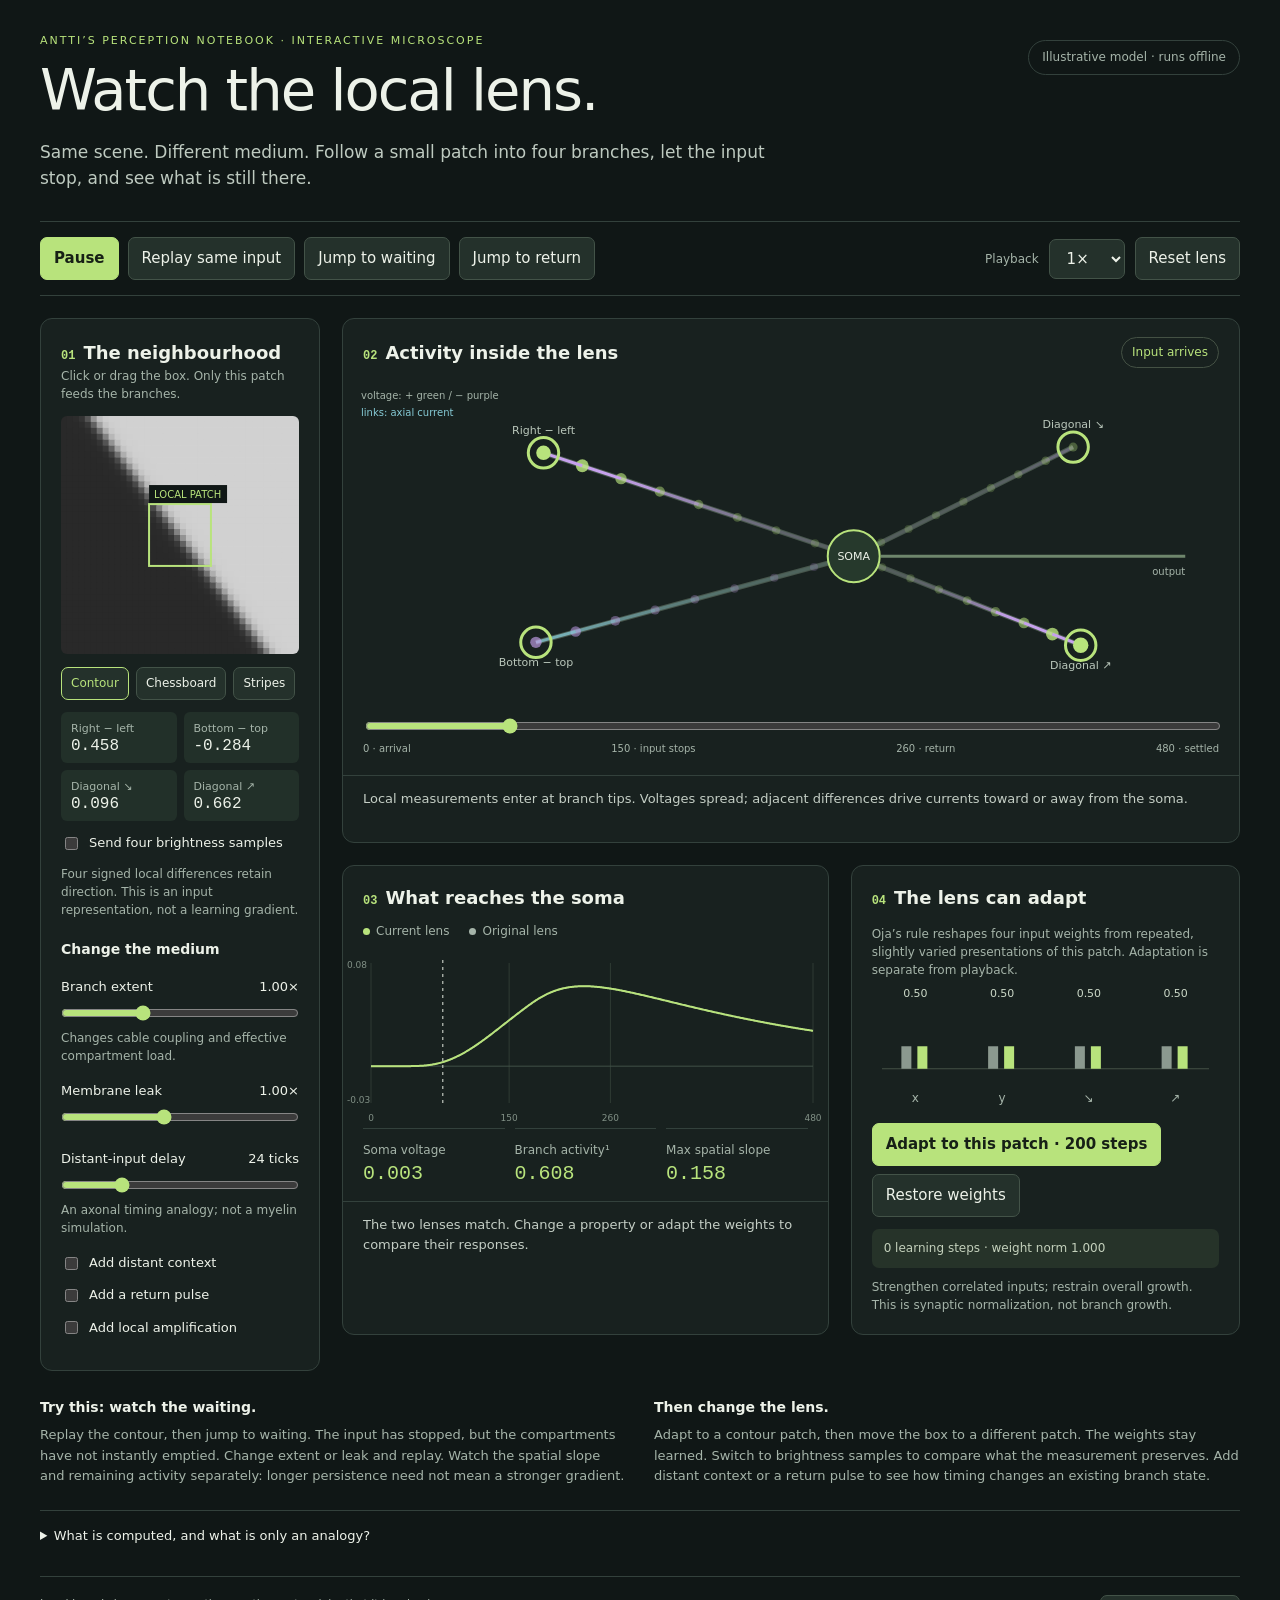
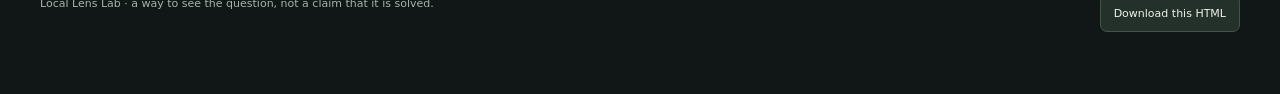
<file: demos/local-lens-lab.html>
<!doctype html>
<html lang="en">
<head>
<meta charset="utf-8"><meta name="viewport" content="width=device-width, initial-scale=1">
<meta name="description" content="A small interactive microscope for local inputs, dendritic waiting, and adaptive lenses.">
<title>Local Lens Lab · Antti</title>
<style>
:root{color-scheme:dark;--bg:#101716;--panel:#18211f;--line:#33413c;--ink:#edf2e9;--muted:#a5b4a9;--green:#b8e37c;--blue:#86cbd6;--purple:#c6a1ed;--orange:#edb77f}*{box-sizing:border-box}body{margin:0;background:var(--bg);color:var(--ink);font:15px/1.55 system-ui,sans-serif}main{max-width:1440px;padding:32px 40px 60px;margin:auto}button,select,input{font:inherit}button,select{color:var(--ink);background:#24312b;border:1px solid #435348;border-radius:7px;padding:9px 13px}button{cursor:pointer}button:hover{border-color:var(--green);background:#314035}button.primary{background:var(--green);color:#172016;border-color:var(--green);font-weight:650}button:focus-visible,input:focus-visible,select:focus-visible,a:focus-visible{outline:3px solid var(--blue);outline-offset:3px}a{color:var(--blue)}h1,h2,h3,p{margin:0}h1{font-size:clamp(32px,4.5vw,61px);font-weight:450;line-height:1.12;letter-spacing:-2px;margin:10px 0 15px}h2{font-size:18px;font-weight:550}h3{font-size:14px;font-weight:600}.eyebrow{color:var(--green);font-size:11px;letter-spacing:2px;text-transform:uppercase}.intro{max-width:770px;color:#becac0;font-size:17px}.header{display:flex;justify-content:space-between;gap:30px;align-items:flex-start;margin-bottom:30px}.badge{white-space:nowrap;border:1px solid var(--line);border-radius:30px;padding:7px 13px;color:var(--muted);font-size:12px;margin-top:8px}.toolbar{display:flex;align-items:center;flex-wrap:wrap;gap:9px;padding:15px 0;border-top:1px solid var(--line);border-bottom:1px solid var(--line)}.toolbar .right{margin-left:auto;display:flex;gap:10px;align-items:center}.small{font-size:12px;color:var(--muted)}.stage{display:grid;grid-template-columns:280px 1fr;gap:22px;margin-top:22px}.card{border:1px solid var(--line);border-radius:12px;background:var(--panel);overflow:hidden}.pad{padding:20px}.cardhead{display:flex;justify-content:space-between;gap:10px;align-items:center;padding:18px 20px 8px}.number{font-family:monospace;font-size:12px;color:var(--green);margin-right:8px}canvas{display:block;width:100%}.scene{width:100%;aspect-ratio:1;cursor:crosshair;border-radius:6px;touch-action:none;margin:13px 0}.controls{margin-top:20px}.control{margin:16px 0}.control label{display:flex;justify-content:space-between;gap:10px;font-size:13px}.control input[type=range]{width:100%;accent-color:var(--green);margin:8px 0}.hint{font-size:12px;color:var(--muted);line-height:1.5}.features{display:grid;grid-template-columns:1fr 1fr;gap:7px;margin-top:12px}.feature{padding:8px 10px;border-radius:6px;background:#223029;font-size:11px;color:var(--muted)}.feature b{display:block;color:var(--ink);font:16px monospace}.network{height:340px}.phase{font-size:12px;border:1px solid #445144;border-radius:20px;padding:5px 10px;color:var(--green)}.timeline{padding:0 20px 18px}.timeline input{width:100%;accent-color:var(--green)}.ticks{display:flex;justify-content:space-between;font-size:10px;color:var(--muted)}.explanation{min-height:67px;border-top:1px solid var(--line);padding:13px 20px;color:#c4cec5;font-size:13px}.lower{display:grid;grid-template-columns:1.25fr 1fr;gap:22px;margin-top:22px}.chart{height:180px}.legend{display:flex;gap:20px;font-size:12px;color:var(--muted);padding:2px 20px 8px}.dot{display:inline-block;width:7px;height:7px;border-radius:50%;background:var(--green);margin-right:6px}.dot.base{background:var(--muted)}.dot.purple{background:var(--purple)}.readouts{display:grid;grid-template-columns:repeat(3,1fr);gap:10px;padding:0 20px 16px}.readout{border-top:1px solid var(--line);padding-top:9px}.readout b{display:block;font:20px monospace;color:var(--green)}.weights{height:132px}.check{display:flex;gap:8px;align-items:center;font-size:13px;margin:12px 0}.check input{accent-color:var(--green)}.weightactions{display:flex;gap:8px;flex-wrap:wrap;margin:12px 0}.notice{padding:10px 12px;background:#263329;border-radius:7px;font-size:12px;color:#c4d1bc}.bottom{margin-top:26px;display:grid;grid-template-columns:1fr 1fr;gap:28px;color:var(--muted);font-size:13px}.bottom h3{color:var(--ink);margin-bottom:7px}details{border-top:1px solid var(--line);margin-top:24px;padding-top:15px;font-size:13px;color:var(--muted)}summary{cursor:pointer;color:var(--ink)}details p{margin:12px 0}code{color:var(--green);font-size:12px}.footer{margin-top:30px;padding-top:18px;border-top:1px solid var(--line);display:flex;justify-content:space-between;gap:20px;font-size:11px;color:var(--muted)}.modebuttons{display:flex;gap:7px;margin-top:13px}.modebuttons button{padding:6px 9px;font-size:12px}.selected{border-color:var(--green);color:var(--green)}.branchpick{padding:5px 8px;font-size:12px}.hide{display:none!important}@media(max-width:950px){main{padding:25px 20px}.stage{grid-template-columns:230px 1fr}.lower{grid-template-columns:1fr}.network{height:320px}}@media(max-width:650px){main{padding:22px 14px}h1{letter-spacing:-1px}.header{display:block}.badge{display:inline-block;margin-top:15px}.stage{grid-template-columns:1fr}.scene{max-width:280px;margin:12px auto}.network{height:310px}.bottom{grid-template-columns:1fr}.toolbar .right{margin-left:0;width:100%}.readout b{font-size:16px}.cardhead{padding:15px 14px 8px}.footer{display:block}.pad{padding:16px}}
</style>
</head>
<body><main>
<header class="header"><div><div class="eyebrow">Antti’s perception notebook · interactive microscope</div><h1>Watch the local lens.</h1><p class="intro">Same scene. Different medium. Follow a small patch into four branches, let the input stop, and see what is still there.</p></div><span class="badge">Illustrative model · runs offline</span></header>
<div class="toolbar"><button id="play" class="primary">Pause</button><button id="replay">Replay same input</button><button id="waiting">Jump to waiting</button><button id="probe">Jump to return</button><div class="right"><label class="small" for="speed">Playback</label><select id="speed"><option value="0.5">½×</option><option value="1" selected>1×</option><option value="2">2×</option></select><button id="reset">Reset lens</button></div></div>
<div class="stage">
<aside class="card pad"><h2><span class="number">01</span>The neighbourhood</h2><p class="hint">Click or drag the box. Only this patch feeds the branches.</p><canvas id="scene" class="scene" tabindex="0" role="application" aria-label="Input scene with a movable local patch. Use arrow keys to move the patch."></canvas><div class="modebuttons"><button data-scene="diagonal" class="selected">Contour</button><button data-scene="checker">Chessboard</button><button data-scene="bars">Stripes</button></div><div class="features" id="features"></div><label class="check"><input type="checkbox" id="brightness"> Send four brightness samples</label><p class="hint" id="inputhint">Four signed local differences retain direction. This is an input representation, not a learning gradient.</p><div class="controls"><h3>Change the medium</h3><div class="control"><label for="length">Branch extent <output id="lengthval">1.00×</output></label><input id="length" type="range" min="0.6" max="1.8" step="0.05" value="1"><p class="hint">Changes cable coupling and effective compartment load.</p></div><div class="control"><label for="leak">Membrane leak <output id="leakval">1.00×</output></label><input id="leak" type="range" min="0.25" max="2" step="0.05" value="1"></div><div class="control"><label for="delay">Distant-input delay <output id="delayval">24 ticks</output></label><input id="delay" type="range" min="0" max="100" step="1" value="24"><p class="hint">An axonal timing analogy; not a myelin simulation.</p></div><label class="check"><input type="checkbox" id="context"> Add distant context</label><label class="check"><input type="checkbox" id="return"> Add a return pulse</label><label class="check"><input type="checkbox" id="active"> Add local amplification</label></div></aside>
<div><section class="card"><div class="cardhead"><h2><span class="number">02</span>Activity inside the lens</h2><span id="phase" class="phase">Input arrives</span></div><canvas id="network" class="network" aria-label="Four dendritic cables converging on a soma"></canvas><div class="timeline"><input id="time" type="range" min="0" max="480" value="0" aria-label="Simulation time"><div class="ticks"><span>0 · arrival</span><span>150 · input stops</span><span>260 · return</span><span>480 · settled</span></div></div><div class="explanation" id="explanation" aria-live="polite"></div></section><div class="lower"><section class="card"><div class="cardhead"><h2><span class="number">03</span>What reaches the soma</h2></div><div class="legend"><span><i class="dot"></i>Current lens</span><span><i class="dot base"></i>Original lens</span></div><canvas id="chart" class="chart" aria-label="Soma voltage traces for original and current lenses"></canvas><div class="readouts"><div class="readout"><span class="small">Soma voltage</span><b id="somaval">0.000</b></div><div class="readout"><span class="small">Branch activity¹</span><b id="energyval">0.000</b></div><div class="readout"><span class="small">Max spatial slope</span><b id="gradval">0.000</b></div></div><div class="explanation" id="comparison">The two lenses currently match.</div></section><section class="card"><div class="cardhead"><h2><span class="number">04</span>The lens can adapt</h2></div><div class="pad" style="padding-top:5px"><p class="hint">Oja’s rule reshapes four input weights from repeated, slightly varied presentations of this patch. Adaptation is separate from playback.</p><canvas id="weights" class="weights" aria-label="Original and current synaptic weights"></canvas><div class="weightactions"><button id="learn" class="primary">Adapt to this patch · 200 steps</button><button id="undo">Restore weights</button></div><div class="notice" id="learnstatus">0 learning steps · weight norm 1.000</div><p class="hint" style="margin-top:10px">Strengthen correlated inputs; restrain overall growth. This is synaptic normalization, not branch growth.</p></div></section></div></div></div>
<div class="bottom"><div><h3>Try this: watch the waiting.</h3><p>Replay the contour, then jump to waiting. The input has stopped, but the compartments have not instantly emptied. Change extent or leak and replay. Watch the spatial slope and remaining activity separately: longer persistence need not mean a stronger gradient.</p></div><div><h3>Then change the lens.</h3><p>Adapt to a contour patch, then move the box to a different patch. The weights stay learned. Switch to brightness samples to compare what the measurement preserves. Add distant context or a return pulse to see how timing changes an existing branch state.</p></div></div>
<details><summary>What is computed, and what is only an analogy?</summary><p>This is a deterministic, dimensionless toy cable with four branches of eight compartments and one soma. Adjacent voltage differences drive axial current. Each compartment leaks and stores activity; the soma integrates branch currents. Input is applied near branch tips from ticks 20–150, with different arrival times. The optional return is an externally scheduled somatic pulse at tick 260, not a spontaneous action potential. Optional context arrives locally at tick 100 plus the selected delay. Optional amplification adds a saturating, voltage-dependent current; it is not a calibrated ion-channel model.</p><p>The current lens and original lens receive the same patch and optional interventions. The original retains unit extent, unit leak, a 24-tick context delay, and uniform weights. Changing a control recomputes both complete trajectories from rest. The grey trace therefore isolates changes to lens properties; it is not an unpulsed control.</p><p>Extent scales axial conductance inversely and effective compartment capacitance directly. It is a coarse geometry proxy with fixed compartment count, not a model of dendritic growth. There is no molecular or lipid-zone simulation.</p><p>Oja update: <code>y = w · x; Δw = η(yx − y²w)</code>, with η = 0.015 and deterministic, small input variations. It acts on weights; the electrical relaxation acts on voltages. Neither the input image differences nor cable currents have been shown here to equal an objective’s learning gradient. Learning uses the current four patch measurements, without labels.</p><p>¹ Branch activity is the sum of squared compartment voltages, an activity proxy, not a physical energy measurement. The spatial slope is the largest absolute adjacent voltage difference divided by compartment spacing. All values and time units are illustrative. No recognition, prediction, or biological validity benchmark is claimed.</p><p>References: <a href="https://neurophysics.ucsd.edu/courses/physics_171/Oja_1982.pdf" target="_blank" rel="noreferrer">Oja (1982)</a> · <a href="https://www.nature.com/articles/nature14251" target="_blank" rel="noreferrer">Branch-specific calcium and plasticity (2015)</a> · <a href="https://www.nature.com/articles/s41586-026-11050-0" target="_blank" rel="noreferrer">Mouse lipid atlas (2026)</a> · <a href="https://github.com/anttiluode/SihtiImageModel" target="_blank" rel="noreferrer">Sihti patch-memory experiments</a>.</p></details>
<footer class="footer"><span>Local Lens Lab · a way to see the question, not a claim that it is solved.</span><button id="download">Download this HTML</button></footer>
</main>
<script>
'use strict';
const $=id=>document.getElementById(id), N=8,T=480,initial=[.5,.5,.5,.5];
const state={scene:'diagonal',px:.5,py:.5,weights:initial.slice(),steps:0,t:0,playing:true,speed:1,length:1,leak:1,delay:24,context:false,return:false,active:false,brightness:false};
let features=[],current=[],baseline=[],last=0,acc=0;
const clamp=(x,a,b)=>Math.max(a,Math.min(b,x));
function pixel(x,y){if(state.scene==='checker')return ((Math.floor(x*8)+Math.floor(y*8))%2)?.9:.1;if(state.scene==='bars')return .5+.42*Math.sin(2*Math.PI*(x*5+.12*Math.sin(y*7)));return .12+.76/(1+Math.exp(-65*(x-.75*y-.12)));}
function sample(){const r=.13, values=[];for(let j=0;j<12;j++)for(let i=0;i<12;i++)values.push(pixel(state.px+(i/11-.5)*2*r,state.py+(j/11-.5)*2*r));let left=0,right=0,up=0,down=0,diag=0,anti=0;for(let j=0;j<12;j++)for(let i=0;i<12;i++){let v=values[j*12+i];if(i<6)left+=v;else right+=v;if(j<6)up+=v;else down+=v;diag+=v*(i+j>11?1:i+j<11?-1:0);anti+=v*(i>j?1:i<j?-1:0);}return state.brightness?[left/72,right/72,up/72,down/72]:[(right-left)/72,(down-up)/72,diag/66,anti/66];}
function simulate(cfg,weights){let v=Array(4*N+1).fill(0),out=[];const soma=4*N,dt=.12,g=1.2/cfg.length,cap=cfg.length,gleak=.035*cfg.leak;for(let t=0;t<=T;t++){out.push(v.slice());let dv=v.map((x,i)=>-x*(i===soma?.045:gleak));for(let b=0;b<4;b++){for(let j=0;j<N;j++){let k=b*N+j,near=j===0?soma:k-1,flow=g*(v[near]-v[k]);dv[k]+=flow;dv[near]-=flow;}let on=t>=20+5*b&&t<150;let drive=on?features[b]*weights[b]*.9*(.8+.2*Math.sin((t-20)*.07+b)):0;dv[b*N+N-1]+=drive;if(cfg.context){const a=t-100-cfg.delay;dv[b*N+5]+=.16*(b%2?-.6:1)*Math.exp(-a*a/160);}if(cfg.active)for(let j=2;j<N;j++){let k=b*N+j;dv[k]+=.11*Math.tanh(v[k]*5)*Math.pow(Math.abs(v[k])/(.22+Math.abs(v[k])),2);}}
if(cfg.return)dv[soma]+=.9*Math.exp(-Math.pow((t-260)/4,2));v=v.map((x,i)=>x+dt*dv[i]/(i===soma?2.5:cap));}return out;}
function recompute(){features=sample();current=simulate(state,state.weights);baseline=simulate({...state,length:1,leak:1,delay:24},initial);$('features').innerHTML=features.map((v,i)=>'<div class="feature">'+(state.brightness?['Left brightness','Right brightness','Top brightness','Bottom brightness'][i]:['Right − left','Bottom − top','Diagonal ↘','Diagonal ↗'][i])+'<b>'+v.toFixed(3)+'</b></div>').join('');$('lengthval').textContent=state.length.toFixed(2)+'×';$('leakval').textContent=state.leak.toFixed(2)+'×';$('delayval').textContent=state.delay+' ticks';$('learnstatus').textContent=state.steps+' learning steps · weight norm '+Math.hypot(...state.weights).toFixed(3);$('inputhint').textContent=state.brightness?'Four region averages retain brightness. Compare the resulting branch state with signed differences.':'Four signed local differences retain direction. This is an input representation, not a learning gradient.';draw();}
function ctx(id){const c=$(id),dpr=window.devicePixelRatio||1,w=c.clientWidth,h=c.clientHeight;if(c.width!==Math.round(w*dpr)||c.height!==Math.round(h*dpr)){c.width=Math.round(w*dpr);c.height=Math.round(h*dpr);}const x=c.getContext('2d');x.setTransform(dpr,0,0,dpr,0,0);x.clearRect(0,0,w,h);return[x,w,h];}
function line(c,pts,color,width=1,dash=[]){c.beginPath();c.strokeStyle=color;c.lineWidth=width;c.setLineDash(dash);pts.forEach((p,i)=>i?c.lineTo(...p):c.moveTo(...p));c.stroke();c.setLineDash([]);}
function text(c,s,x,y,color='#a5b4a9',size=11,align='left'){c.fillStyle=color;c.font=size+'px system-ui';c.textAlign=align;c.fillText(s,x,y);}
function drawScene(){const[c,w,h]=ctx('scene'),m=40;for(let y=0;y<m;y++)for(let x=0;x<m;x++){const v=Math.round(pixel((x+.5)/m,(y+.5)/m)*220+15);c.fillStyle='rgb('+v+','+v+','+v+')';c.fillRect(x*w/m,y*h/m,w/m+1,h/m+1);}const side=w*.26,x=state.px*w-side/2,y=state.py*h-side/2;c.strokeStyle='#b8e37c';c.lineWidth=2;c.strokeRect(x,y,side,side);c.fillStyle='#101716';c.fillRect(x,y-19,78,18);text(c,'LOCAL PATCH',x+5,y-6,'#b8e37c',10);}
function nodes(w,h,b){const cx=w*.57,cy=h*.53,ends=[[w*.16,h*.17],[w*.15,h*.83],[w*.86,h*.15],[w*.87,h*.84]],end=ends[b];return Array.from({length:N},(_,j)=>{const u=(j+1)/(N+1),stretch=.79+.16*state.length;return[cx+(end[0]-cx)*u*stretch,cy+(end[1]-cy)*u*stretch];});}
function drawNetwork(){const[c,w,h]=ctx('network'),v=current[state.t],cx=w*.57,cy=h*.53;const positive='#b8e37c',negative='#c6a1ed';for(let b=0;b<4;b++){const ns=nodes(w,h,b),pts=[[cx,cy],...ns];line(c,pts,'#47564c',5);for(let j=0;j<N;j++){const k=b*N+j,p=ns[j],prev=j?ns[j-1]:[cx,cy],vv=v[k],near=j?v[k-1]:v[4*N],f=(near-vv)*1.2/state.length,alpha=clamp(Math.abs(f)*12,.1,1);line(c,[prev,p],f>=0?'rgba(134,203,214,'+alpha+')':'rgba(198,161,237,'+alpha+')',3);c.beginPath();c.arc(...p,4+Math.min(7,Math.abs(vv)*9),0,Math.PI*2);c.fillStyle=vv>=0?positive:negative;c.globalAlpha=.18+.82*clamp(Math.abs(vv)*3,0,1);c.fill();c.globalAlpha=1;}let tip=ns[N-1];text(c,['Right − left','Bottom − top','Diagonal ↘','Diagonal ↗'][b].replace(/.*/,state.brightness?['Left mean','Right mean','Top mean','Bottom mean'][b]:['Right − left','Bottom − top','Diagonal ↘','Diagonal ↗'][b]),tip[0],tip[1]+(b%2?24:-19),'#bac7bb',11,'center');if(state.t>=20+5*b&&state.t<150){c.beginPath();c.arc(tip[0],tip[1],15+2*Math.sin(state.t*.2),0,Math.PI*2);c.strokeStyle=positive;c.stroke();}}
const sv=v[4*N];c.beginPath();c.arc(cx,cy,26,0,Math.PI*2);c.fillStyle='#26392c';c.fill();c.strokeStyle=sv<0?negative:positive;c.lineWidth=2;c.stroke();text(c,'SOMA',cx,cy+4,'#edf2e9',11,'center');line(c,[[cx+27,cy],[w*.94,cy]],'#6e866c',3);text(c,'output',w*.94,cy+19,'#a5b4a9',10,'right');text(c,'voltage: + green / − purple',18,23,'#a5b4a9',10);text(c,'links: axial current',18,40,'#86cbd6',10);if(state.context){text(c,'distant context',w*.86,22,'#edb77f',11,'center');const p=nodes(w,h,2)[5];line(c,[[w*.86,30],p],'#edb77f',1,[4,5]);}if(state.return&&Math.abs(state.t-260)<15){c.beginPath();c.arc(cx,cy,36,0,Math.PI*2);c.strokeStyle='#edb77f';c.stroke();text(c,'SCHEDULED RETURN',cx,cy-48,'#edb77f',10,'center');}}
function drawChart(){const[c,w,h]=ctx('chart'),pad=28,vals=[...current.map(v=>v[4*N]),...baseline.map(v=>v[4*N])],lo=Math.min(-.03,...vals),hi=Math.max(.08,...vals),xx=t=>pad+t/T*(w-pad-15),yy=v=>h-25-(v-lo)/(hi-lo)*(h-45);for(const tick of [0,150,260,480]){line(c,[[xx(tick),15],[xx(tick),h-25]],'#2f3b34');text(c,''+tick,xx(tick),h-7,'#829187',9,'center');}line(c,[[pad,yy(0)],[w-15,yy(0)]],'#415047');for(const[data,color,width]of[[baseline,'#8b998f',1.4],[current,'#b8e37c',2]])line(c,data.map((v,t)=>[xx(t),yy(v[4*N])]),color,width);line(c,[[xx(state.t),12],[xx(state.t),h-25]],'#e3e9df',1,[3,4]);text(c,hi.toFixed(2),4,20,'#829187',9);text(c,lo.toFixed(2),4,h-25,'#829187',9);}
function drawWeights(){const[c,w,h]=ctx('weights');const scale=45,zero=h*.68;line(c,[[10,zero],[w-10,zero]],'#435046');for(let i=0;i<4;i++){const x=(i+.5)*w/4;for(const[off,val,col]of[[-9,initial[i],'#8b998f'],[7,state.weights[i],'#b8e37c']]){c.fillStyle=col;const y=zero-val*scale;c.fillRect(x+off-5,Math.min(zero,y),10,Math.max(1,Math.abs(val*scale)));}text(c,state.weights[i].toFixed(2),x,18,'#cbd8c7',11,'center');text(c,['x','y','↘','↗'][i],x,h-9,'#a5b4a9',12,'center');}}
function draw(){if(!current.length)return;drawScene();drawNetwork();drawChart();drawWeights();const v=current[state.t],soma=4*N;let e=0,g=0;for(let b=0;b<4;b++)for(let j=0;j<N;j++){let k=b*N+j;e+=v[k]*v[k];g=Math.max(g,Math.abs(v[k]-(j?v[k-1]:v[soma]))/state.length);}$('somaval').textContent=v[soma].toFixed(3);$('energyval').textContent=e.toFixed(3);$('gradval').textContent=g.toFixed(3);$('time').value=state.t;const phase=state.t<20?0:state.t<150?1:state.t<255?2:state.t<280&&state.return?3:4;$('phase').textContent=['Before arrival','Input arrives','Waiting branch activity','Return pulse','Settling'][phase];const explains=['The scene is present, but the scheduled input has not arrived yet.','Local measurements enter at branch tips. Voltages spread; adjacent differences drive currents toward or away from the soma.','New patch input is off. Watch the activity that remains and the differences that drive its redistribution.','The scheduled somatic pulse spreads into branches that already have a state. A changed response alone does not establish a learning benefit.','Activity keeps evolving after input stops. Leak dissipates it; coupling redistributes it. Optional active current can prolong or amplify it.'];$('explanation').textContent=explains[phase]+(state.context?' Distant context is enabled.':'');let d=0;for(let i=0;i<current.length;i++)d=Math.max(d,Math.abs(current[i][soma]-baseline[i][soma]));$('comparison').textContent=d<1e-9?'The two lenses match. Change a property or adapt the weights to compare their responses.':'Same input sequence · peak soma difference '+d.toFixed(3)+'. The original lens stays fixed while you change the current lens.';$('play').textContent=state.playing?'Pause':'Play';}
function adapt(){for(let t=0;t<200;t++){const k=state.steps+t,x=features.map((v,i)=>v+.04*Math.sin((k+1)*(i+2)*1.714)+.02*Math.cos((k+3)*(i+1)*.639)),y=x.reduce((s,v,i)=>s+v*state.weights[i],0),old=state.weights.slice();state.weights=old.map((v,i)=>v+.015*(y*x[i]-y*y*v));}state.steps+=200;state.t=0;recompute();}
function setTime(t){state.t=clamp(Math.round(t),0,T);state.playing=false;draw();}
$('play').onclick=()=>{if(state.t>=T)state.t=0;state.playing=!state.playing;draw();};$('replay').onclick=()=>{state.t=0;state.playing=true;draw();};$('waiting').onclick=()=>setTime(180);$('probe').onclick=()=>{state.return=true;$('return').checked=true;recompute();setTime(260);};$('time').oninput=e=>setTime(Number(e.target.value));$('speed').onchange=e=>state.speed=Number(e.target.value);for(const id of ['length','leak','delay'])$(id).oninput=e=>{state[id]=Number(e.target.value);recompute();};for(const id of ['context','return','active','brightness'])$(id).onchange=e=>{state[id]=e.target.checked;if(id==='brightness'){state.weights=initial.slice();state.steps=0;state.t=0;}recompute();};$('learn').onclick=adapt;$('undo').onclick=()=>{state.weights=initial.slice();state.steps=0;recompute();};$('reset').onclick=()=>{Object.assign(state,{length:1,leak:1,delay:24,weights:initial.slice(),steps:0,t:0,context:false,return:false,active:false,brightness:false});for(const id of ['length','leak','delay'])$(id).value=state[id];for(const id of ['context','return','active','brightness'])$(id).checked=false;recompute();};document.querySelectorAll('[data-scene]').forEach(el=>el.onclick=()=>{state.scene=el.dataset.scene;state.t=0;document.querySelectorAll('[data-scene]').forEach(b=>b.classList.toggle('selected',b===el));recompute();});let dragging=false;function move(e){const r=$('scene').getBoundingClientRect();state.px=clamp((e.clientX-r.left)/r.width,.14,.86);state.py=clamp((e.clientY-r.top)/r.height,.14,.86);recompute();}$('scene').onpointerdown=e=>{dragging=true;$('scene').setPointerCapture(e.pointerId);move(e);};$('scene').onpointermove=e=>{if(dragging)move(e);};$('scene').onpointerup=()=>dragging=false;$('scene').onpointercancel=()=>dragging=false;$('scene').onkeydown=e=>{const shifts={ArrowLeft:[-.025,0],ArrowRight:[.025,0],ArrowUp:[0,-.025],ArrowDown:[0,.025]};if(shifts[e.key]){e.preventDefault();state.px=clamp(state.px+shifts[e.key][0],.14,.86);state.py=clamp(state.py+shifts[e.key][1],.14,.86);recompute();}};
$('download').onclick=()=>{const blob=new Blob(['<!doctype html>\n'+document.documentElement.outerHTML],{type:'text/html'}),url=URL.createObjectURL(blob),a=document.createElement('a');a.href=url;a.download='Local_Lens_Lab.html';a.click();setTimeout(()=>URL.revokeObjectURL(url),1000);};
window.addEventListener('resize',draw);document.addEventListener('visibilitychange',()=>{last=0;});function animate(now){if(last&&state.playing){acc+=Math.min(80,now-last)*.045*state.speed;const n=Math.floor(acc);if(n){acc-=n;state.t=Math.min(T,state.t+n);if(state.t===T)state.playing=false;draw();}}last=now;requestAnimationFrame(animate);}recompute();requestAnimationFrame(animate);
</script></body></html>
</file>
